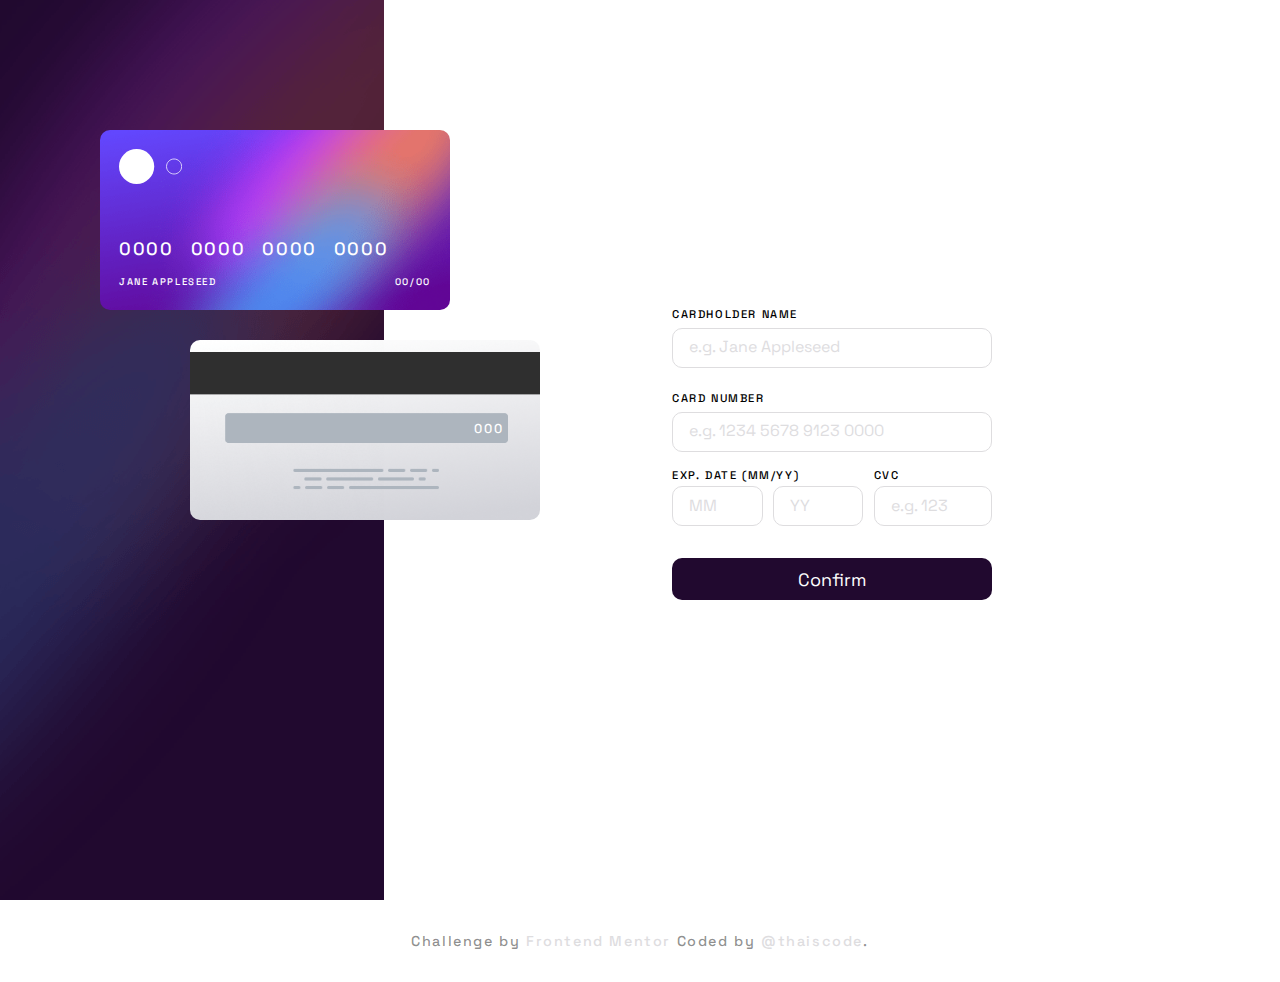
<file: index.html>
<!DOCTYPE html>
<html lang="en">
<head>
  <meta charset="UTF-8">
  <meta name="viewport" content="width=device-width, initial-scale=1.0"> <!-- displays site properly based on user's device -->
  <meta name="description" content="Front-end mentor challenge">
  
  <link rel="icon" type="image/png" sizes="32x32" href="./images/favicon-32x32.png">

  <!-- CSS -->
  <link rel="stylesheet" href="style.css">

  <!-- Font -->
  <link href="https://fonts.googleapis.com/css2?family=Space+Grotesk:wght@500&display=swap" rel="stylesheet">
  
  
  <title>Frontend Mentor | Interactive card details form</title>

  
</head>
<body>
  <main>
    <section class="card-section">
      <div class="card-section__card-front">
        <img src="images/card-logo.svg" alt="" class="card-front__logo">

        <section class="card-front__text">
          <p class="card-front__number">0000 0000 0000 0000</p>
          <div class="card-front__text--flexbox">
            <p class="card-front__name">Jane Appleseed</p>  
            <p><span class="card-front__mounth">00</span>/<span class="card-front__year">00</span> </p>
          </div>
        </section>
      </div>

      <div class="card-section__card-back" >
        <p class="card-section__cvc">000</p>
      </div>
    </section>

    <section class="form-section">
      <form class="form">
          <section>
              <div class="form__control">
                  <label for="form__card-name">CARDHOLDER NAME</label>
                  <input type="text" name="name" id="form__card-name" placeholder="e.g. Jane Appleseed">
                  <small class="error-box-name"></small>
              </div>  

              <div class="form__control">
                  <label for="form__card-number">CARD NUMBER</label>
                  <input type="text" name="cardNumber" minlength="16" maxlength="16" id="form__card-number" placeholder="e.g. 1234 5678 9123 0000" pattern="[0-9]{16}" >
                  <small class="error-box-cardNumber"></small>
              </div>
          </section>
          
          <section class="form__flexbox">
                  <div  class="form__control form__flexbox--box">
                      <label for="form__card-date--MM">EXP. DATE (MM/YY)</label>
                      
                          <div>
                           <div>
                              <input type="text" name="cardDateMM" id="form__card-date--MM" placeholder="MM" minlength="2" maxlength="2" pattern="[0-9]{2}">
                              <small class="error-box-date"></small>
                          </div>   

                       <div>
                          <input type="text" name="cardDateYY" id="form__card-date--YY" placeholder="YY" minlength="2" maxlength="2" pattern="[0-9]{2}">
                          
                          <small class="error-box-date"></small>
                       </div>
                          </div>
                  </div>

                  <div class="form__control">
                      <label for="form__card-CVC">CVC</label>
                      <input type="text" name="cvc" id="form__card-CVC" placeholder="e.g. 123" minlength="3" maxlength="3" pattern="[0-9]{3}">
                      <small class="error-box-cvc"></small>
                  </div>                         
          </section>

          <button type="submit" class="form__button">Confirm</button>
      </form> 
  </section>  

  <!-- Completed state start -->

    <section class="thanks-state">
        <img src="images/icon-complete.svg" alt="">
        <h1 class="thanks-state__title">Thank you!</h1>
        <p class="thanks-state__paragraph">We've added your card details</p>
        <button type="button" class="thanks-state__button">Continue</button>
    </section>
  </main>

  <footer class="attribution">
    <p>Challenge by 
      <a href="https://www.frontendmentor.io?ref=challenge" target="_blank">Frontend Mentor</a> Coded by <a href="https://github.com/thaiscode">@thaiscode</a>.</p>
  </footer>

  <script src="script.js"></script>
</body>
</html>
</file>
<file: style.css>
:root {
    --linear-gradient: linear-gradient(hsl(249, 99%, 64%), hsl(278, 94%, 30%));
    --red: hsl(0, 100%, 66%);
    --white: hsl(0, 0%, 100%);
    --light-grayish-violet: hsl(270, 3%, 87%);
    --dark-grayish-violet: hsl(279, 6%, 55%);
    --very-dark-violet: hsl(278, 68%, 11%);
}

* {
    margin: 0;
    padding: 0;
    box-sizing: border-box;
}

img {
    max-width: 100%;
    height: auto;
}

body {
    width: 100vw;
    height: auto;
    font-family: 'Space Grotesk', sans-serif;
    font-size: 1.125rem;
    font-weight: 500;
}

main {
    width: 100%;
    height: 100vh;
    margin: 0 auto;
}

p {
    color: var(--white);
    text-transform: uppercase;
    letter-spacing: 0.1rem;
}

/* CARD SECTION */

.card-section {
    width: 100%;
    height: 40%;
    background: url(images/bg-main-mobile.png) var(--very-dark-violet);
    background-size: cover;
}

.card-section__card-front, .card-section__card-back {
    width: min(80%, 300px);
    height: min(30%, 180px);
    border-radius: 10px;
    position: absolute;
}

.card-section__card-front {
    background: url(images/bg-card-front.png) center;
    background-size: cover;
    left: 10px;
    top: 120px;
    z-index: 2;
    padding: 1.2rem;
}

.card-section__card-back {
    background: url(images/bg-card-back.png) center no-repeat;
    background-size: 100%;
    right: 10px;
    top: 22px;
    z-index: 0;
}

.card-front__logo {
    width: 20%;
    margin-bottom: 3rem;
}

.card-front__text {
    display: flex;
    flex-direction: column;
}

.card-front__text--flexbox, .form__flexbox {
    display: flex;
    flex-direction: row;
    justify-content: space-between;
    font-size: min(0.6rem, 1.3rem);
}

.card-front__number {
    margin-bottom: 1rem;
    word-spacing: 0.66rem;
}

.card-section__cvc {
    font-size: min(0.6rem, 0.8rem);
    text-align: end;
    margin-top: 5rem;
    margin-right: 2.3rem;
    z-index: 1;
}

/* FORM SECTION */


.form-section {
    width: 90%;
    height: auto;
    background: var(--white);
    margin: 0 auto;
    margin-top: 7rem;
    padding-bottom: 3rem;
}

.form {
    height: min(300px, 350px);
    display: flex;
    flex-direction: column;
}

label {
    font-size: 0.7rem;
    letter-spacing: 0.1rem;
}

input {
    width: 100%;
    height: 40px;
    border: 1px solid var(--light-grayish-violet);
    border-radius: 10px;
    margin: 0.3rem 0 1rem 0;
    color: var(--very-dark-violet);
}

input::placeholder {
    font-family: 'Space Grotesk', sans-serif;
    font-size: 1rem;
    padding-left: 1rem;
    color: var(--light-grayish-violet);
}

input:hover {
    border-color: var(--linear-gradient);
    cursor: pointer;
}

.form__flexbox input {
    width: 90%;
}

.form__flexbox--box {
    width: 110%;
    max-height: 80px;
    display: flex;
    flex-direction: column;
}

.form__flexbox--box div:nth-child(2) {
    display: flex; 
    width: 100%;
    
}

.form__flexbox--box div:first-child {
    display: flex; 
    flex-direction: column;
    width: 100%;
}

#form__card-CVC {
    width: 100%;
}

.form__button, .thanks-state__button {
    font-size: 1.125rem;
    font-family: 'Space Grotesk', sans-serif;
    height: 3rem;
    border: none;
    border-radius: 10px;
    background-color: var(--very-dark-violet);
    color: var(--white);
    margin-top: 1rem;
}

.form__button:hover, .thanks-state__button:hover {
    cursor: pointer;
}

/* Thank you state */

.thanks-state {
    display: none;
    width: fit-content;
    height: 290px;
    text-align: center;
    margin: 0 auto;
    margin-top: 7rem;
}

.thanks-state__title {
    text-transform: uppercase;
    letter-spacing: 0.3rem;
    color: var(--very-dark-violet);
    margin: 2rem 0 1rem 0;
}

.thanks-state__paragraph {
    color: var(--dark-grayish-violet);
    text-transform: none;
    letter-spacing: normal;
}

.thanks-state__button {
    width: 100%;
    margin-top: 3rem;
}

/* FOOTER */

footer {
    width: 100%;
    height: 50px;
    margin-top: 10rem;
}

.attribution p{ 
    text-transform: none;
    font-size: 0.9rem;
    text-align: center;
    color: rgba(0, 0, 0, 0.445); 
}

.attribution a { 
    color: var(--light-grayish-violet);
    text-decoration: none; 
}

/* ERROR */
.error-box-name, .error-box-cardNumber, .error-box-date, .error-box-cvc {
    color: var(--red);
    font-size: 0.7rem;
}

 /* ERROR CONFIG. */

 .error input {
    border: 1px solid var(--red);
    margin-bottom: 0;
}

/* MEDIA QUERIES */

@media screen and (min-width: 1024px){
    main {
        display: flex;
    }

    .card-section {
        width: 30%;
        height: auto;
        background: url(images/bg-main-desktop.png) var(--very-dark-violet);
        background-size: cover;
    }

    .form__card-name:focus {
        border: 1px solid var(--very-dark-violet);
    }
    .card-section__card-front, .card-section__card-back {
        width: min(30%, 350px);
        height: min(30%, 180px);
    }
    
    .card-section__card-front {
        left: 100px;
        top: 130px;
    }
    
    .card-section__card-back {
        left: 190px;
        top: 340px;
    }

    .card-section__cvc {
        font-size: 0.8rem;
    }

    /* FORM SECTION */

    .form-section {
        display: flex;
        align-items: center;
        width: min(30%, 25%);
        margin-top: 0;
        padding-bottom: 0;
        
    }

    footer {
        margin-top: 2rem;
    }    
}

@media screen and (min-width: 1440px){
    .card-section__card-front {
        left: 150px;
    }
    
    .card-section__card-back {
        left: 250px;
    }
}
</file>
